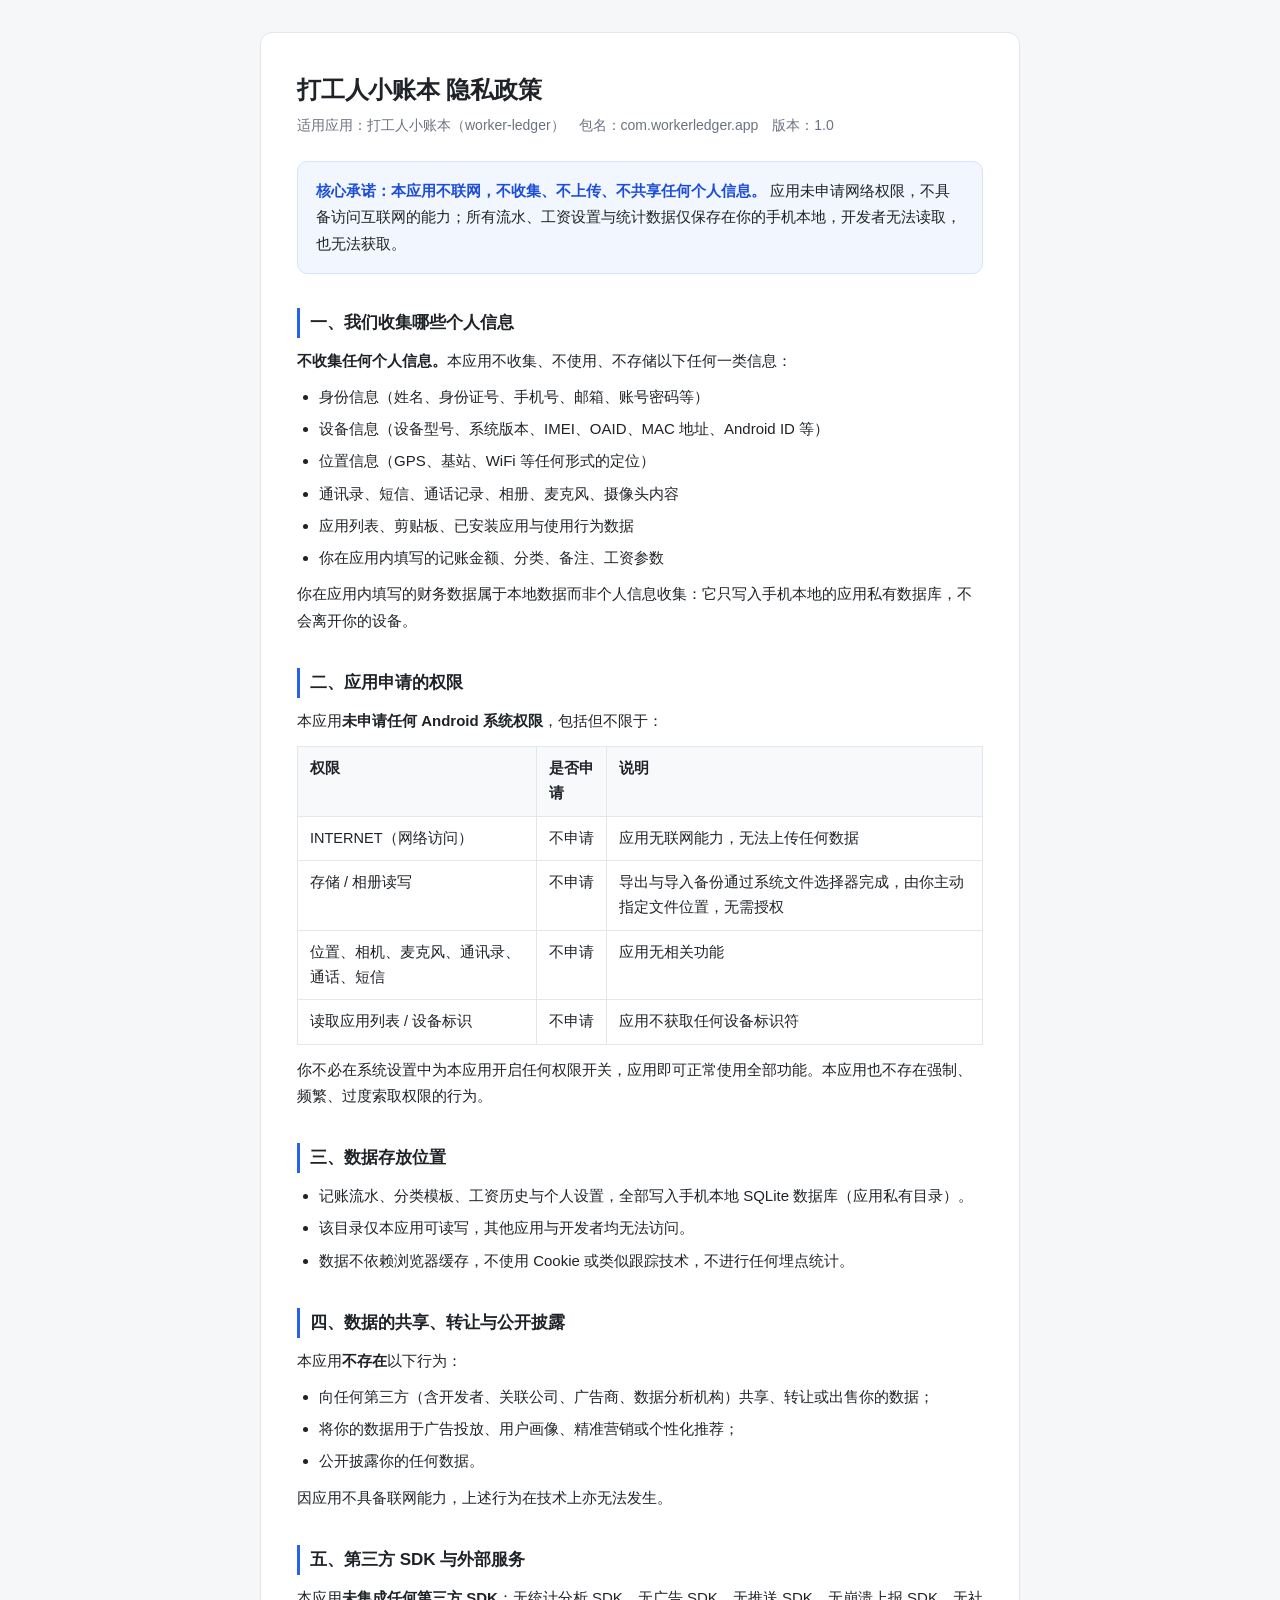
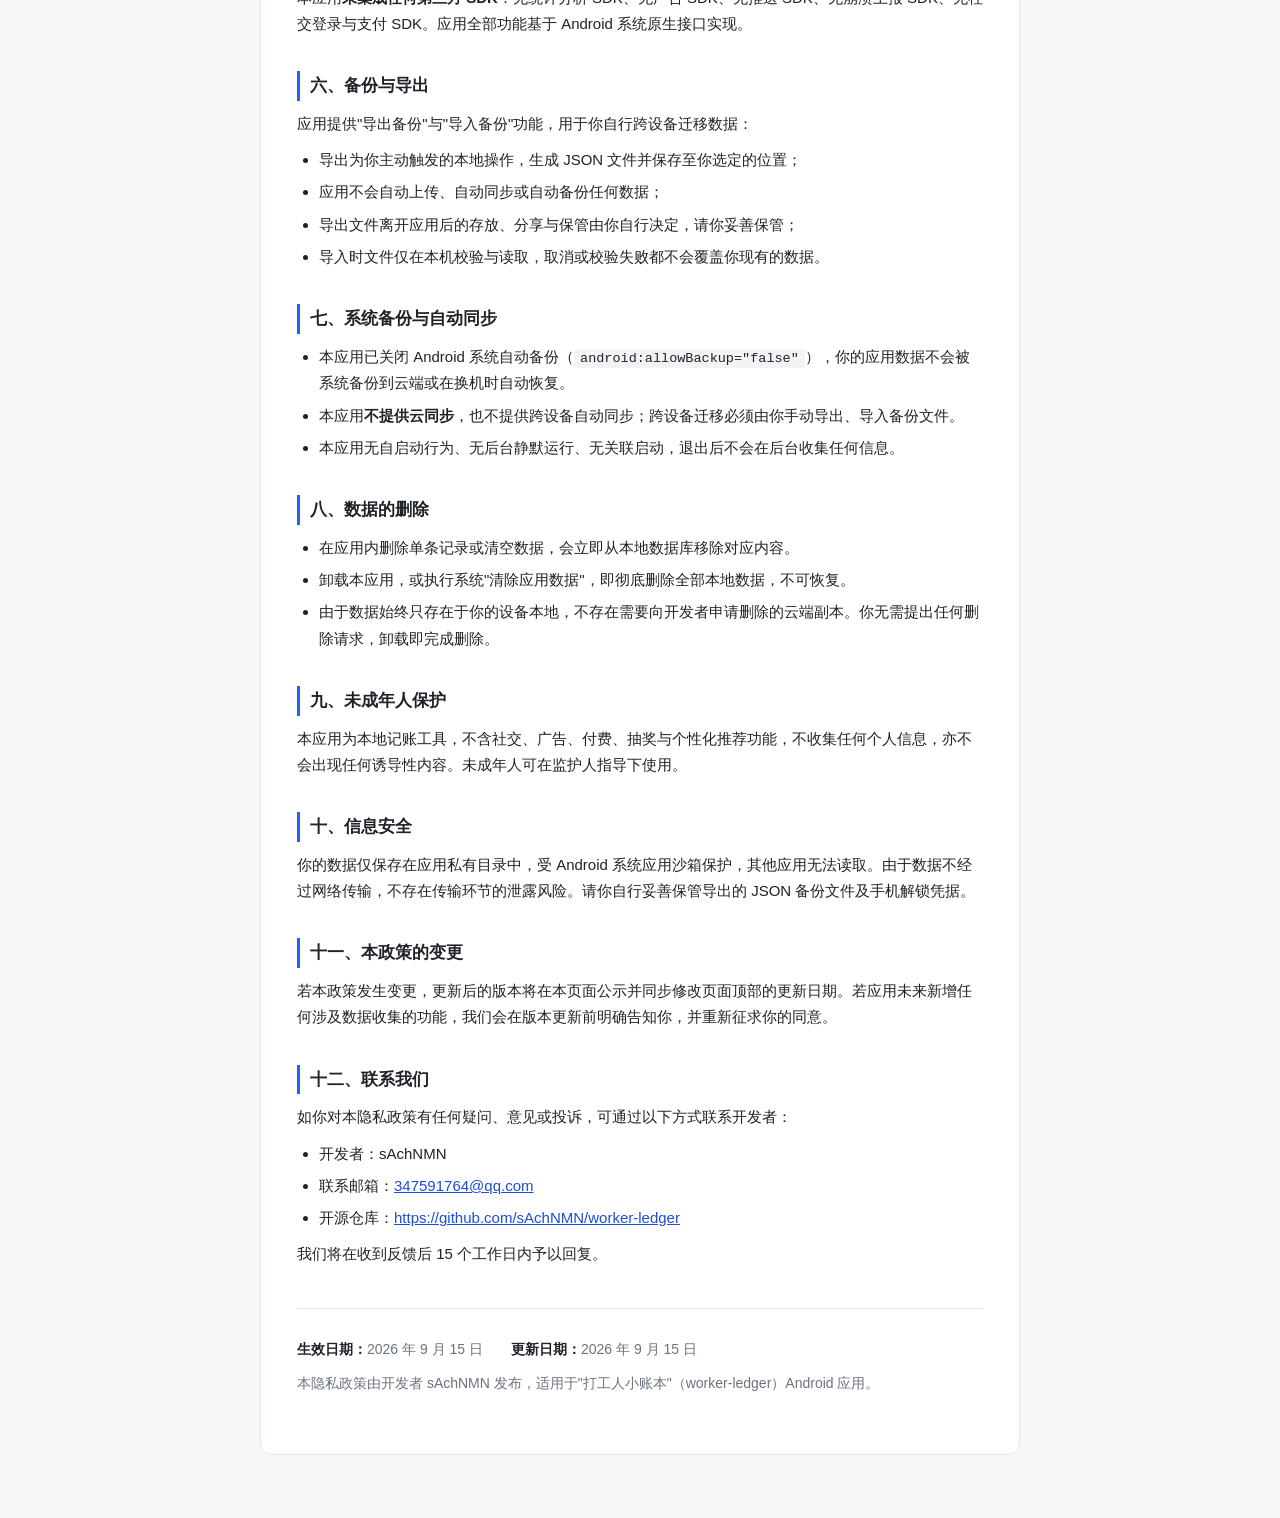
<file: docs/index.html>
<!DOCTYPE html>
<html lang="zh-CN">
<head>
<meta charset="utf-8">
<meta name="viewport" content="width=device-width, initial-scale=1">
<title>打工人小账本 隐私政策</title>
<style>
  :root { color-scheme: light; }
  * { box-sizing: border-box; }
  body {
    margin: 0; padding: 32px 20px 64px;
    background: #f6f7f9; color: #1f2328;
    font-family: -apple-system, BlinkMacSystemFont, "Segoe UI", "PingFang SC", "Microsoft YaHei", "Hiragino Sans GB", sans-serif;
    font-size: 15px; line-height: 1.75;
    -webkit-text-size-adjust: 100%;
  }
  .wrap { max-width: 760px; margin: 0 auto; background: #fff; border: 1px solid #e3e6ea; border-radius: 12px; padding: 40px 36px 48px; }
  h1 { font-size: 24px; line-height: 1.4; margin: 0 0 6px; font-weight: 600; letter-spacing: -.2px; }
  .sub { color: #6b7280; font-size: 14px; margin: 0 0 24px; }
  h2 { font-size: 17px; margin: 34px 0 10px; font-weight: 600; padding-left: 10px; border-left: 3px solid #2563eb; }
  p { margin: 10px 0; }
  ul { margin: 10px 0; padding-left: 22px; }
  li { margin: 6px 0; }
  .lead { background: #f1f6ff; border: 1px solid #d6e4ff; border-radius: 10px; padding: 16px 18px; margin: 20px 0 8px; }
  .lead strong { color: #1d4ed8; }
  .meta { border-top: 1px solid #e3e6ea; margin-top: 40px; padding-top: 18px; color: #6b7280; font-size: 14px; }
  .meta b { color: #1f2328; font-weight: 600; }
  code { background: #f2f3f5; padding: 2px 6px; border-radius: 4px; font-size: 13.5px; font-family: ui-monospace, Consolas, monospace; }
  a { color: #1d4ed8; }
  table { width: 100%; border-collapse: collapse; margin: 12px 0; font-size: 14.5px; }
  th, td { border: 1px solid #e3e6ea; padding: 9px 12px; text-align: left; vertical-align: top; }
  th { background: #f8f9fb; font-weight: 600; }
  @media (max-width: 560px) {
    body { padding: 16px 12px 40px; font-size: 14.5px; }
    .wrap { padding: 26px 20px 32px; border-radius: 10px; }
    h1 { font-size: 20px; }
  }
</style>
</head>
<body>
<div class="wrap">

<h1>打工人小账本 隐私政策</h1>
<p class="sub">适用应用：打工人小账本（worker-ledger）　包名：com.workerledger.app　版本：1.0</p>

<div class="lead">
  <strong>核心承诺：本应用不联网，不收集、不上传、不共享任何个人信息。</strong>
  应用未申请网络权限，不具备访问互联网的能力；所有流水、工资设置与统计数据仅保存在你的手机本地，开发者无法读取，也无法获取。
</div>

<h2>一、我们收集哪些个人信息</h2>
<p><b>不收集任何个人信息。</b>本应用不收集、不使用、不存储以下任何一类信息：</p>
<ul>
  <li>身份信息（姓名、身份证号、手机号、邮箱、账号密码等）</li>
  <li>设备信息（设备型号、系统版本、IMEI、OAID、MAC 地址、Android ID 等）</li>
  <li>位置信息（GPS、基站、WiFi 等任何形式的定位）</li>
  <li>通讯录、短信、通话记录、相册、麦克风、摄像头内容</li>
  <li>应用列表、剪贴板、已安装应用与使用行为数据</li>
  <li>你在应用内填写的记账金额、分类、备注、工资参数</li>
</ul>
<p>你在应用内填写的财务数据属于本地数据而非个人信息收集：它只写入手机本地的应用私有数据库，不会离开你的设备。</p>

<h2>二、应用申请的权限</h2>
<p>本应用<b>未申请任何 Android 系统权限</b>，包括但不限于：</p>
<table>
  <tr><th>权限</th><th>是否申请</th><th>说明</th></tr>
  <tr><td>INTERNET（网络访问）</td><td>不申请</td><td>应用无联网能力，无法上传任何数据</td></tr>
  <tr><td>存储 / 相册读写</td><td>不申请</td><td>导出与导入备份通过系统文件选择器完成，由你主动指定文件位置，无需授权</td></tr>
  <tr><td>位置、相机、麦克风、通讯录、通话、短信</td><td>不申请</td><td>应用无相关功能</td></tr>
  <tr><td>读取应用列表 / 设备标识</td><td>不申请</td><td>应用不获取任何设备标识符</td></tr>
</table>
<p>你不必在系统设置中为本应用开启任何权限开关，应用即可正常使用全部功能。本应用也不存在强制、频繁、过度索取权限的行为。</p>

<h2>三、数据存放位置</h2>
<ul>
  <li>记账流水、分类模板、工资历史与个人设置，全部写入手机本地 SQLite 数据库（应用私有目录）。</li>
  <li>该目录仅本应用可读写，其他应用与开发者均无法访问。</li>
  <li>数据不依赖浏览器缓存，不使用 Cookie 或类似跟踪技术，不进行任何埋点统计。</li>
</ul>

<h2>四、数据的共享、转让与公开披露</h2>
<p>本应用<b>不存在</b>以下行为：</p>
<ul>
  <li>向任何第三方（含开发者、关联公司、广告商、数据分析机构）共享、转让或出售你的数据；</li>
  <li>将你的数据用于广告投放、用户画像、精准营销或个性化推荐；</li>
  <li>公开披露你的任何数据。</li>
</ul>
<p>因应用不具备联网能力，上述行为在技术上亦无法发生。</p>

<h2>五、第三方 SDK 与外部服务</h2>
<p>本应用<b>未集成任何第三方 SDK</b>：无统计分析 SDK、无广告 SDK、无推送 SDK、无崩溃上报 SDK、无社交登录与支付 SDK。应用全部功能基于 Android 系统原生接口实现。</p>

<h2>六、备份与导出</h2>
<p>应用提供"导出备份"与"导入备份"功能，用于你自行跨设备迁移数据：</p>
<ul>
  <li>导出为你主动触发的本地操作，生成 JSON 文件并保存至你选定的位置；</li>
  <li>应用不会自动上传、自动同步或自动备份任何数据；</li>
  <li>导出文件离开应用后的存放、分享与保管由你自行决定，请你妥善保管；</li>
  <li>导入时文件仅在本机校验与读取，取消或校验失败都不会覆盖你现有的数据。</li>
</ul>

<h2>七、系统备份与自动同步</h2>
<ul>
  <li>本应用已关闭 Android 系统自动备份（<code>android:allowBackup="false"</code>），你的应用数据不会被系统备份到云端或在换机时自动恢复。</li>
  <li>本应用<b>不提供云同步</b>，也不提供跨设备自动同步；跨设备迁移必须由你手动导出、导入备份文件。</li>
  <li>本应用无自启动行为、无后台静默运行、无关联启动，退出后不会在后台收集任何信息。</li>
</ul>

<h2>八、数据的删除</h2>
<ul>
  <li>在应用内删除单条记录或清空数据，会立即从本地数据库移除对应内容。</li>
  <li>卸载本应用，或执行系统"清除应用数据"，即彻底删除全部本地数据，不可恢复。</li>
  <li>由于数据始终只存在于你的设备本地，不存在需要向开发者申请删除的云端副本。你无需提出任何删除请求，卸载即完成删除。</li>
</ul>

<h2>九、未成年人保护</h2>
<p>本应用为本地记账工具，不含社交、广告、付费、抽奖与个性化推荐功能，不收集任何个人信息，亦不会出现任何诱导性内容。未成年人可在监护人指导下使用。</p>

<h2>十、信息安全</h2>
<p>你的数据仅保存在应用私有目录中，受 Android 系统应用沙箱保护，其他应用无法读取。由于数据不经过网络传输，不存在传输环节的泄露风险。请你自行妥善保管导出的 JSON 备份文件及手机解锁凭据。</p>

<h2>十一、本政策的变更</h2>
<p>若本政策发生变更，更新后的版本将在本页面公示并同步修改页面顶部的更新日期。若应用未来新增任何涉及数据收集的功能，我们会在版本更新前明确告知你，并重新征求你的同意。</p>

<h2>十二、联系我们</h2>
<p>如你对本隐私政策有任何疑问、意见或投诉，可通过以下方式联系开发者：</p>
<ul>
  <li>开发者：sAchNMN</li>
  <li>联系邮箱：<a href="mailto:347591764@qq.com">347591764@qq.com</a></li>
  <li>开源仓库：<a href="https://github.com/sAchNMN/worker-ledger" rel="noopener">https://github.com/sAchNMN/worker-ledger</a></li>
</ul>
<p>我们将在收到反馈后 15 个工作日内予以回复。</p>

<div class="meta">
  <p><b>生效日期：</b>2026 年 9 月 15 日　　<b>更新日期：</b>2026 年 9 月 15 日</p>
  <p>本隐私政策由开发者 sAchNMN 发布，适用于"打工人小账本"（worker-ledger）Android 应用。</p>
</div>

</div>
</body>
</html>
</file>
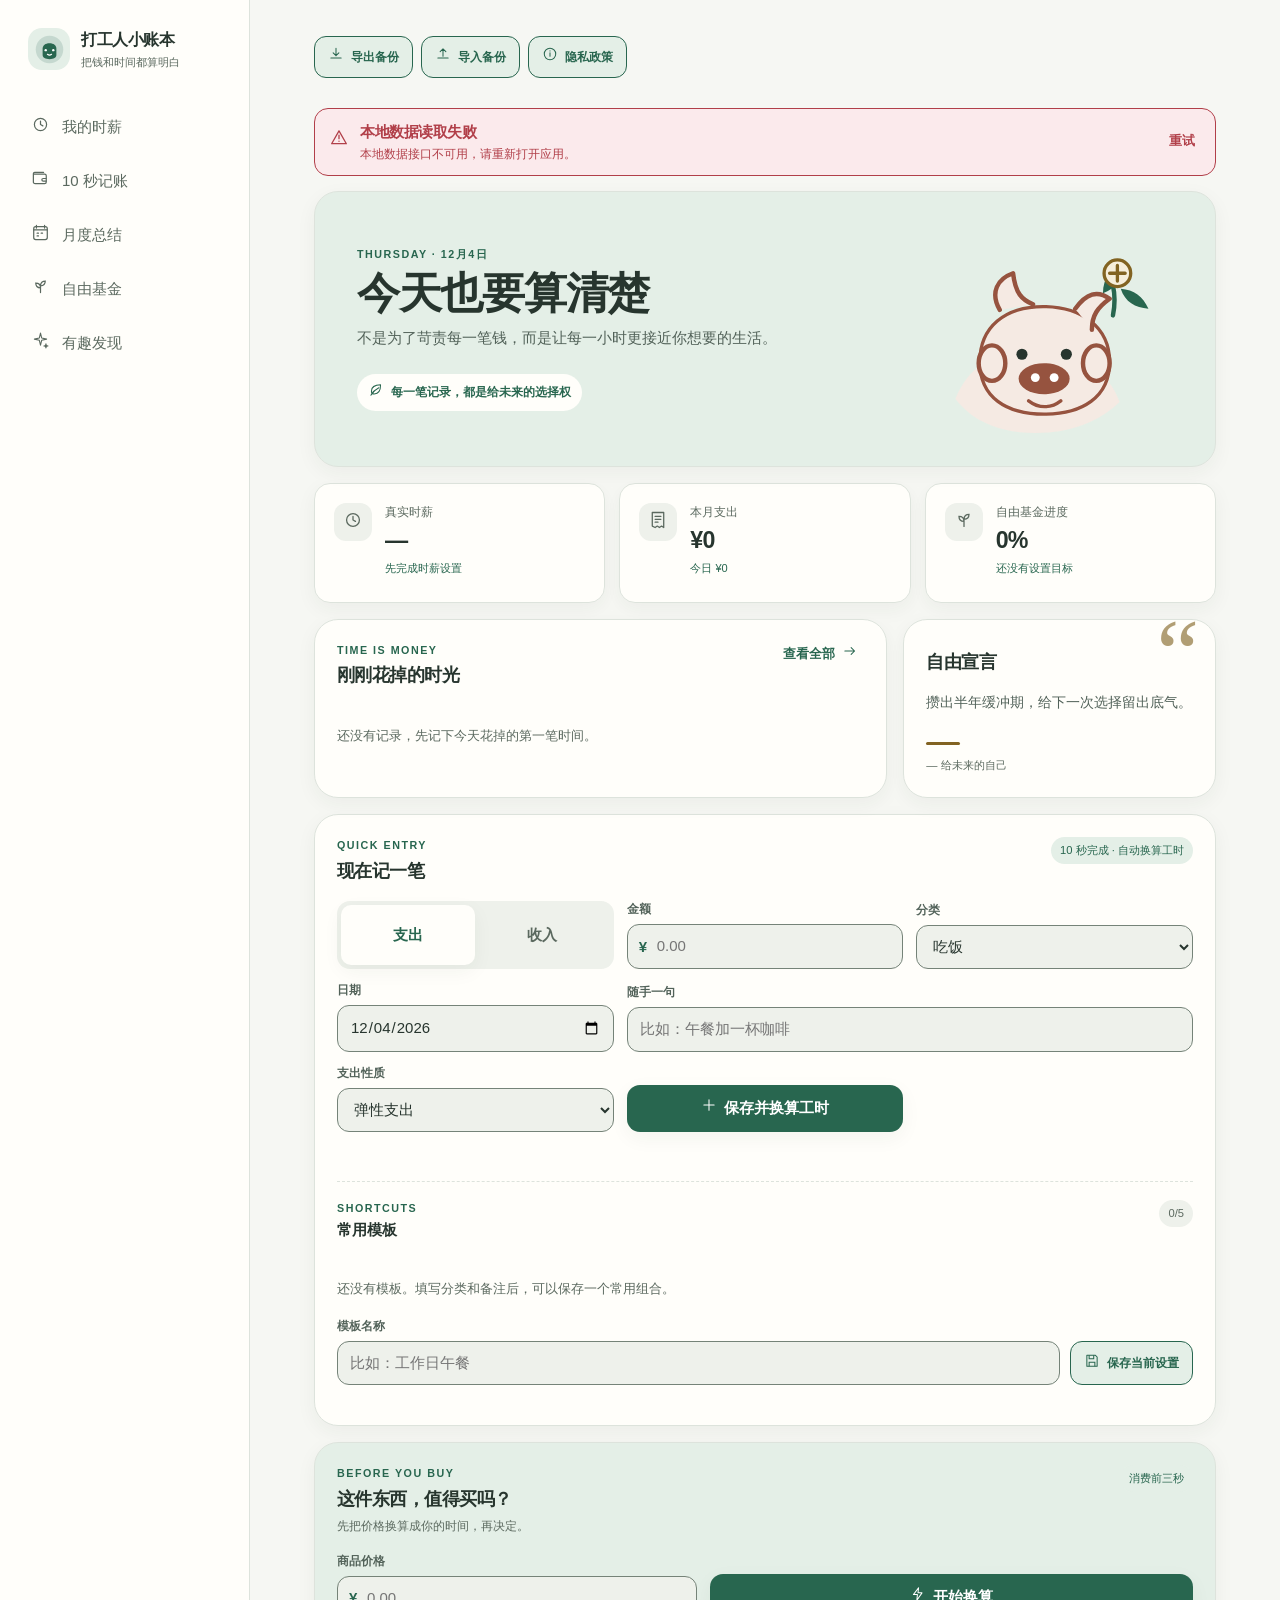
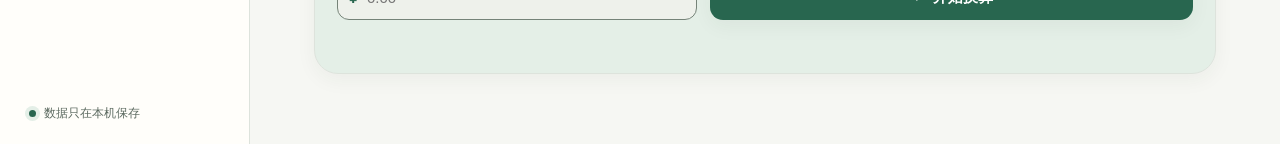
<file: app/src/main/assets/index.html>
<!doctype html>
<html lang="zh-CN">
<head>
    <meta charset="utf-8">
    <meta name="viewport" content="width=device-width, initial-scale=1, viewport-fit=cover">
    <meta name="color-scheme" content="dark light">
    <meta name="theme-color" media="(prefers-color-scheme: light)" content="#F6F7F3">
    <meta name="theme-color" media="(prefers-color-scheme: dark)" content="#181D1B">
    <title>打工人小账本</title>
    <link rel="stylesheet" href="styles.css">
</head>
<body>
<div class="app-shell">
    <aside id="desktop-sidebar" class="desktop-sidebar">
        <div class="brand-lockup">
            <div class="brand-mark" aria-hidden="true">
                <svg viewBox="0 0 48 48" role="img"><path d="M24 4a20 20 0 1 0 0 40 20 20 0 0 0 0-40Z" fill="var(--primary)" opacity=".16"/><path d="M14 23c0-5 4-8 10-8s10 3 10 8v9c0 4-4 6-10 6s-10-2-10-6v-9Z" fill="var(--primary)"/><circle cx="18.5" cy="25" r="1.7" fill="var(--on-primary)"/><circle cx="29.5" cy="25" r="1.7" fill="var(--on-primary)"/><path d="M21 31c2 1.5 4 1.5 6 0" fill="none" stroke="var(--on-primary)" stroke-width="1.7" stroke-linecap="round"/></svg>
            </div>
            <div><strong>打工人小账本</strong><span>把钱和时间都算明白</span></div>
        </div>
        <nav class="side-nav" aria-label="主导航">
            <button class="nav-button" data-view="hourly"><span data-icon="clock"></span><span>我的时薪</span></button>
            <button class="nav-button" data-view="ledger"><span data-icon="wallet"></span><span>10 秒记账</span></button>
            <button class="nav-button" data-view="monthly"><span data-icon="calendar"></span><span>月度总结</span></button>
            <button class="nav-button" data-view="fund"><span data-icon="seed"></span><span>自由基金</span></button>
            <button class="nav-button" data-view="discover"><span data-icon="spark"></span><span>有趣发现</span></button>
        </nav>
        <div class="sidebar-footnote">
            <span class="status-dot"></span>
            <span>数据只在本机保存</span>
        </div>
    </aside>

    <main class="main-area">
        <header class="topbar">
            <div class="topbar-actions">
                <button class="soft-button" id="export-button"><span data-icon="download"></span>导出备份</button>
                <button class="soft-button" id="import-button"><span data-icon="upload"></span>导入备份</button>
                <button class="soft-button" id="privacy-button"><span data-icon="info"></span>隐私政策</button>
            </div>
        </header>

        <div id="error-card" class="notice error-card hidden" role="alert">
            <span data-icon="alert"></span>
            <div><strong>本地数据读取失败</strong><p id="error-message">请检查后重试，当前页面仍然可以查看。</p></div>
            <button class="text-button" id="retry-button">重试</button>
        </div>
        <div id="global-toast" class="toast" role="status" aria-live="polite"></div>

        <section id="view-dashboard" class="view active" aria-labelledby="dashboard-title">
            <div class="hero-card">
                <div class="hero-copy">
                    <p class="eyebrow">THURSDAY · <span id="today-label">今天</span></p>
                    <h2 id="dashboard-title">今天也要算清楚</h2>
                    <p>不是为了苛责每一笔钱，而是让每一小时更接近你想要的生活。</p>
                    <div class="hero-chip"><span data-icon="leaf"></span>每一笔记录，都是给未来的选择权</div>
                </div>
                <div class="pig-art" aria-label="小猪存钱罐托着硬币与嫩芽" role="img">
                    <svg class="pig-illustration" viewBox="0 0 250 180">
                        <path d="M51 137c12-29 34-42 66-43 38-2 71 14 82 46-19 18-44 28-76 28-31 0-56-10-72-31Z" fill="var(--expense-soft)"/>
                        <path d="M73 104c0-32 23-50 57-50s60 18 60 50c0 32-25 47-59 47s-58-15-58-47Z" fill="var(--expense-soft)" stroke="var(--expense)" stroke-width="3"/>
                        <path d="M91 57c-9-16-2-28 12-33 2 18 8 24 18 28M159 56c10-14 20-17 31-9-11 8-16 15-16 28" fill="var(--expense-soft)" stroke="var(--expense)" stroke-width="4" stroke-linecap="round" stroke-linejoin="round"/>
                        <ellipse cx="84" cy="105" rx="12" ry="16" fill="var(--expense-soft)" stroke="var(--expense)" stroke-width="4"/>
                        <ellipse cx="178" cy="105" rx="12" ry="16" fill="var(--expense-soft)" stroke="var(--expense)" stroke-width="4"/>
                        <circle cx="111" cy="97" r="5" fill="var(--text)"/><circle cx="151" cy="97" r="5" fill="var(--text)"/>
                        <ellipse cx="131" cy="119" rx="23" ry="14" fill="var(--expense)"/><circle cx="123" cy="118" r="4" fill="var(--on-danger)"/><circle cx="140" cy="118" r="4" fill="var(--on-danger)"/>
                        <path d="M117 139c9 7 20 7 29 0" fill="none" stroke="var(--expense)" stroke-width="3" stroke-linecap="round"/>
                        <path d="M184 42c0-14 8-23 19-27-1 13-6 22-19 27ZM200 38c12 1 20 7 25 18-12-1-21-6-25-18Z" fill="var(--primary)"/>
                        <path d="M193 62c2-10 2-18 0-27" stroke="var(--primary)" stroke-width="4" stroke-linecap="round"/>
                        <circle cx="197" cy="24" r="12" fill="var(--warning-soft)" stroke="var(--warning)" stroke-width="3"/>
                        <path d="M197 17v14M190 24h14" stroke="var(--warning)" stroke-width="3" stroke-linecap="round"/>
                    </svg>
                </div>
            </div>

            <div class="metric-grid">
                <article class="metric-card mint-tint"><div class="metric-icon"><span data-icon="clock"></span></div><div><span>真实时薪</span><strong id="dashboard-hourly">—</strong><small id="dashboard-hourly-note">先完成时薪设置</small></div></article>
                <article class="metric-card coral-tint"><div class="metric-icon"><span data-icon="receipt"></span></div><div><span>本月支出</span><strong id="dashboard-month-expense">¥0</strong><small id="dashboard-today-expense">今日 ¥0</small></div></article>
                <article class="metric-card yellow-tint"><div class="metric-icon"><span data-icon="seed"></span></div><div><span>自由基金进度</span><strong id="dashboard-fund-progress">0%</strong><small id="dashboard-fund-meta">还没有设置目标</small></div></article>
            </div>

            <div class="content-grid two-one">
                <article class="card recent-card">
                    <div class="section-heading"><div><p class="eyebrow">TIME IS MONEY</p><h3>刚刚花掉的时光</h3></div><button class="text-button" data-view="ledger">查看全部 <span data-icon="arrow"></span></button></div>
                    <div id="dashboard-recent-list" class="recent-list"></div>
                </article>
                <article class="card quote-card"><span class="quote-mark">“</span><h3>自由宣言</h3><p>攒出半年缓冲期，给下一次选择留出底气。</p><div class="quote-line"></div><small>— 给未来的自己</small></article>
            </div>

            <article class="card quick-card">
                <div class="section-heading"><div><p class="eyebrow">QUICK ENTRY</p><h3>现在记一笔</h3></div><span class="shortcut-hint">10 秒完成 · 自动换算工时</span></div>
                <form id="quick-form" class="entry-form">
                    <div class="segmented" role="group" aria-label="流水类型"><button type="button" class="segment active" data-kind="expense">支出</button><button type="button" class="segment" data-kind="income">收入</button></div>
                    <label class="field"><span>金额</span><div class="input-prefix"><b>¥</b><input id="quick-amount" type="number" min="0.01" step="0.01" inputmode="decimal" placeholder="0.00" required></div></label>
                    <label class="field"><span>分类</span><select id="quick-category"><option>吃饭</option><option>交通</option><option>购物</option><option>娱乐</option><option>房租</option><option>其他</option></select></label>
                    <label class="field"><span>日期</span><input id="quick-date" type="date" required></label>
                    <label class="field field-wide"><span>随手一句</span><input id="quick-note" type="text" maxlength="80" placeholder="比如：午餐加一杯咖啡"></label>
                    <label class="field expense-only"><span>支出性质</span><select id="quick-expense-type"><option value="flexible">弹性支出</option><option value="fixed">固定支出</option></select></label>
                    <button class="primary-button" id="quick-submit" type="submit"><span data-icon="plus"></span>保存并换算工时</button>
                    <p id="quick-form-status" class="form-status" role="status"></p>
                </form>
                <div class="template-panel">
                    <div class="section-heading"><div><p class="eyebrow">SHORTCUTS</p><h4>常用模板</h4></div><span id="template-count" class="pill">0/5</span></div>
                    <div id="quick-templates" class="template-list"></div>
                    <div class="template-save-row">
                        <label class="field"><span>模板名称</span><input id="template-name" type="text" maxlength="20" placeholder="比如：工作日午餐"></label>
                        <button class="soft-button" id="template-save" type="button"><span data-icon="save"></span>保存当前设置</button>
                    </div>
                    <p id="template-status" class="form-status" role="status"></p>
                </div>
            </article>

            <article class="card purchase-card">
                <div class="section-heading"><div><p class="eyebrow">BEFORE YOU BUY</p><h3>这件东西，值得买吗？</h3><p class="muted">先把价格换算成你的时间，再决定。</p></div><span class="shortcut-hint">消费前三秒</span></div>
                <form id="purchase-form" class="purchase-form">
                    <label class="field"><span>商品价格</span><div class="input-prefix"><b>¥</b><input id="purchase-amount" type="number" min="0.01" step="0.01" inputmode="decimal" placeholder="0.00" required></div></label>
                    <button class="primary-button" id="purchase-calculate" type="submit"><span data-icon="bolt"></span>开始换算</button>
                    <p id="purchase-form-status" class="form-status" role="status"></p>
                </form>
                <div id="purchase-result" class="purchase-result hidden" aria-live="polite">
                    <div class="purchase-stat purchase-time"><span>相当于工作</span><strong id="purchase-work-time">—</strong><small id="purchase-work-meta">按当前真实时薪计算</small></div>
                    <div class="purchase-stat"><span>占本月可支配结余</span><strong id="purchase-balance-share">—</strong><small id="purchase-balance-meta">—</small></div>
                    <div class="purchase-stat"><span>不买，基金缺口少</span><strong id="purchase-fund-gap">—</strong><small id="purchase-fund-meta">—</small></div>
                    <div class="purchase-actions"><button class="primary-button" id="purchase-record" type="button"><span data-icon="receipt"></span>记为支出</button><button class="soft-button" id="purchase-skip" type="button">先不买</button></div>
                </div>
            </article>
        </section>

        <section id="view-hourly" class="view" aria-labelledby="hourly-title">
            <div class="page-intro"><p class="eyebrow">YOUR REAL RATE</p><h2 id="hourly-title">我的时薪</h2><p>把工资换算成真实的一小时，别让“月薪”替你隐藏时间成本。</p></div>
            <div class="content-grid two-one">
                <article class="card"><div class="section-heading"><div><h3>输入你的工作现实</h3><p class="muted">所有数据只保存在这台手机里</p></div></div>
                    <form id="hourly-form" class="settings-form">
                        <label class="field"><span>综合到手月薪</span><div class="input-prefix"><b>¥</b><input id="hourly-salary" type="number" min="0" step="0.01" inputmode="decimal" required></div></label>
                        <label class="field"><span>工资生效月份</span><input id="hourly-effective-month" type="month" required></label>
                        <label class="field"><span>发薪月数</span><input id="hourly-pay-months" type="number" min="0.1" step="0.1" required></label>
                        <label class="field"><span>每月工作日</span><input id="hourly-workdays" type="number" min="0.25" step="0.25" required></label>
                        <label class="field"><span>每日在场时长（小时）</span><input id="hourly-onsite" type="number" min="0" step="0.25" required></label>
                        <label class="field"><span>每日往返通勤（小时）</span><input id="hourly-commute" type="number" min="0" step="0.25" required></label>
                        <label class="field"><span>每月加班（小时）</span><input id="hourly-overtime" type="number" min="0" step="0.5" required></label>
                        <label class="field field-wide"><span>每月工作成本</span><div class="input-prefix"><b>¥</b><input id="hourly-work-cost" type="number" min="0" step="0.01" inputmode="decimal" required></div></label>
                        <button class="primary-button" id="hourly-save" type="submit"><span data-icon="save"></span>保存时薪参数</button>
                        <p id="hourly-form-status" class="form-status" role="status"></p>
                    </form>
                </article>
                <article class="card rate-result-card"><p class="eyebrow">RESULT</p><span class="result-label">你的真实时薪</span><strong id="hourly-real">—</strong><p id="hourly-difference" class="result-note">填写参数后展开计算。</p><div class="formula-box"><div class="section-heading"><h3>公式展开</h3><button class="text-button" id="formula-toggle">收起</button></div><p id="hourly-formula" class="formula-text">等待输入时薪参数。</p></div><div class="mini-stat"><span>名义时薪</span><strong id="hourly-nominal">—</strong></div></article>
            </div>
        </section>

        <section id="view-ledger" class="view" aria-labelledby="ledger-title">
            <div class="page-intro"><p class="eyebrow">LEDGER</p><h2 id="ledger-title">10 秒记账</h2><p>不需要完美，只需要在钱离开时留下一个轻巧的痕迹。</p></div>
            <article class="card ledger-page-card"><form id="ledger-form" class="entry-form"><input id="ledger-id" type="hidden"><div class="segmented" role="group" aria-label="流水类型"><button type="button" class="segment active" data-kind="expense">支出</button><button type="button" class="segment" data-kind="income">收入</button></div><label class="field"><span>金额</span><div class="input-prefix"><b>¥</b><input id="ledger-amount" type="number" min="0.01" step="0.01" inputmode="decimal" required></div></label><label class="field"><span>分类</span><select id="ledger-category"><option>吃饭</option><option>交通</option><option>购物</option><option>娱乐</option><option>房租</option><option>其他</option></select></label><label class="field"><span>日期</span><input id="ledger-date" type="date" required></label><label class="field field-wide"><span>备注</span><input id="ledger-note" type="text" maxlength="80" placeholder="这笔钱去了哪里？"></label><label class="field expense-only"><span>支出性质</span><select id="ledger-expense-type"><option value="flexible">弹性支出</option><option value="fixed">固定支出</option></select></label><button class="primary-button" id="ledger-submit" type="submit"><span data-icon="plus"></span>记下这一笔</button><button class="soft-button hidden" id="ledger-cancel" type="button">取消编辑</button><p id="ledger-form-status" class="form-status" role="status"></p></form></article>
            <article class="card"><div class="section-heading"><div><p class="eyebrow">ALL ENTRIES</p><h3>全部流水</h3></div><span id="ledger-count" class="pill">0 笔</span></div><div id="ledger-list" class="ledger-list"></div></article>
        </section>

        <section id="view-monthly" class="view" aria-labelledby="monthly-title">
            <div class="page-intro page-intro-row"><div><p class="eyebrow">MONTHLY REVIEW</p><h2 id="monthly-title">月度总结</h2><p>工资、额外收入和支出，放在同一张桌面上看。</p></div><label class="month-picker"><span>查看月份</span><input id="month-picker" type="month"></label></div>
            <div class="summary-grid"><article class="summary-card income"><span>总收入</span><strong id="monthly-total-income">¥0</strong><small id="monthly-income-breakdown">工资 ¥0 · 额外收入 ¥0</small></article><article class="summary-card fixed"><span>固定支出</span><strong id="monthly-fixed-expense">¥0</strong><small>房租等不易改变的支出</small></article><article class="summary-card flexible"><span>弹性支出</span><strong id="monthly-flexible-expense">¥0</strong><small>可以观察和调整的支出</small></article><article class="summary-card balance"><span>月度结余</span><strong id="monthly-balance">¥0</strong><small id="monthly-balance-note">记账后更准确</small></article></div>
            <article class="card"><div class="section-heading"><div><p class="eyebrow">CATEGORY VIEW</p><h3>这个月的钱去了哪里</h3></div></div><div id="monthly-category-list" class="category-list"></div></article>
        </section>

        <section id="view-fund" class="view" aria-labelledby="fund-title">
            <div class="page-intro"><p class="eyebrow">FREEDOM FUND</p><h2 id="fund-title">自由基金</h2><p>给未来的自己留一块缓冲区，选择才不会被下一笔账单绑架。</p></div>
            <div class="content-grid two-one"><article class="card"><div class="section-heading"><div><h3>你的安全垫</h3><p class="muted">目标和余额会保存在本机</p></div></div><form id="fund-form" class="settings-form"><label class="field"><span>自由基金目标</span><div class="input-prefix"><b>¥</b><input id="fund-goal" type="number" min="0" step="0.01" inputmode="decimal" required></div></label><label class="field"><span>当前已存金额</span><div class="input-prefix"><b>¥</b><input id="fund-current" type="number" min="0" step="0.01" inputmode="decimal" required></div></label><button class="primary-button" type="submit"><span data-icon="save"></span>保存基金进度</button><p id="fund-form-status" class="form-status" role="status"></p></form><div class="fund-progress-block"><div class="progress-label"><span>完成进度</span><strong id="fund-progress-label">0%</strong></div><div class="progress-track"><span id="fund-progress-bar"></span></div><p id="fund-meta">还差 ¥0</p></div></article><article class="card chart-card"><div class="section-heading"><div><p class="eyebrow">SIX MONTH VIEW</p><h3>存款曲线</h3></div><span class="pill">按当前结余推演</span></div><svg id="fund-chart" class="fund-chart" viewBox="0 0 640 280" role="img" aria-label="未来六个月自由基金存款曲线"><g class="chart-grid"></g><polyline class="chart-line" points="0,250 100,250 200,250 300,250 400,250 500,250 600,250"></polyline><g class="chart-points"></g><g class="chart-labels"></g></svg><p id="fund-safety" class="chart-caption">暂无支出样本，暂时无法估算安全垫月数。</p></article></div>
        </section>

        <section id="view-discover" class="view" aria-labelledby="discover-title">
            <div class="page-intro"><p class="eyebrow">WHAT IF</p><h2 id="discover-title">有趣发现</h2><p>把“如果当时……”换成可以拖动、可以比较的数字。</p></div>
            <div class="scenario-grid"><article class="card scenario-card"><div class="scenario-icon mint-icon"><span data-icon="train"></span></div><p class="eyebrow">COMMUTE</p><h3>如果少通勤一点</h3><p>每天往返通勤时长</p><div class="scenario-control"><input id="scenario-commute" type="range" min="0" max="4" step="0.25" value="1"><output id="scenario-commute-value">1 小时</output></div><div class="scenario-result"><span>模拟真实时薪</span><strong id="scenario-commute-result">—</strong><small id="scenario-commute-baseline">基线 —</small><small id="scenario-commute-delta">变化 —</small></div></article><article class="card scenario-card"><div class="scenario-icon coral-icon"><span data-icon="bolt"></span></div><p class="eyebrow">OVERTIME</p><h3>如果少加一点班</h3><p>每月额外加班时长</p><div class="scenario-control"><input id="scenario-overtime" type="range" min="0" max="80" step="1" value="0"><output id="scenario-overtime-value">0 小时</output></div><div class="scenario-result"><span>模拟真实时薪</span><strong id="scenario-overtime-result">—</strong><small id="scenario-overtime-baseline">基线 —</small><small id="scenario-overtime-delta">变化 —</small></div></article><article class="card scenario-card"><div class="scenario-icon yellow-icon"><span data-icon="spark"></span></div><p class="eyebrow">RAISE</p><h3>如果涨薪一点点</h3><p>月薪上涨幅度</p><div class="scenario-control"><input id="scenario-raise" type="range" min="0" max="50" step="1" value="10"><output id="scenario-raise-value">10%</output></div><div class="scenario-result"><span>模拟真实时薪</span><strong id="scenario-raise-result">—</strong><small id="scenario-raise-baseline">基线 —</small><small id="scenario-raise-delta">变化 —</small></div></article></div>
            <article class="card scenario-explain"><span data-icon="info"></span><p>情景只影响模拟结果，不会修改你保存的时薪参数。加班情景按“没有额外加班费”估算，更接近时间成本的变化。</p></article>
        </section>
    </main>
</div>

<nav id="mobile-nav" class="mobile-nav" aria-label="移动端主导航">
    <button class="nav-button active" data-view="dashboard"><span data-icon="dashboard"></span><small>主页</small></button>
    <button class="nav-button" data-view="hourly"><span data-icon="clock"></span><small>时薪</small></button>
    <button class="nav-button" data-view="ledger"><span data-icon="wallet"></span><small>记账</small></button>
    <button class="nav-button" data-view="monthly"><span data-icon="calendar"></span><small>月结</small></button>
    <button class="nav-button" data-view="fund"><span data-icon="seed"></span><small>自由</small></button>
    <button class="nav-button" data-view="discover"><span data-icon="spark"></span><small>发现</small></button>
</nav>
<script src="calculator.js"></script>
<script src="ledger-semantics.js"></script>
<script src="app.js"></script>
</body>
</html>
</file>
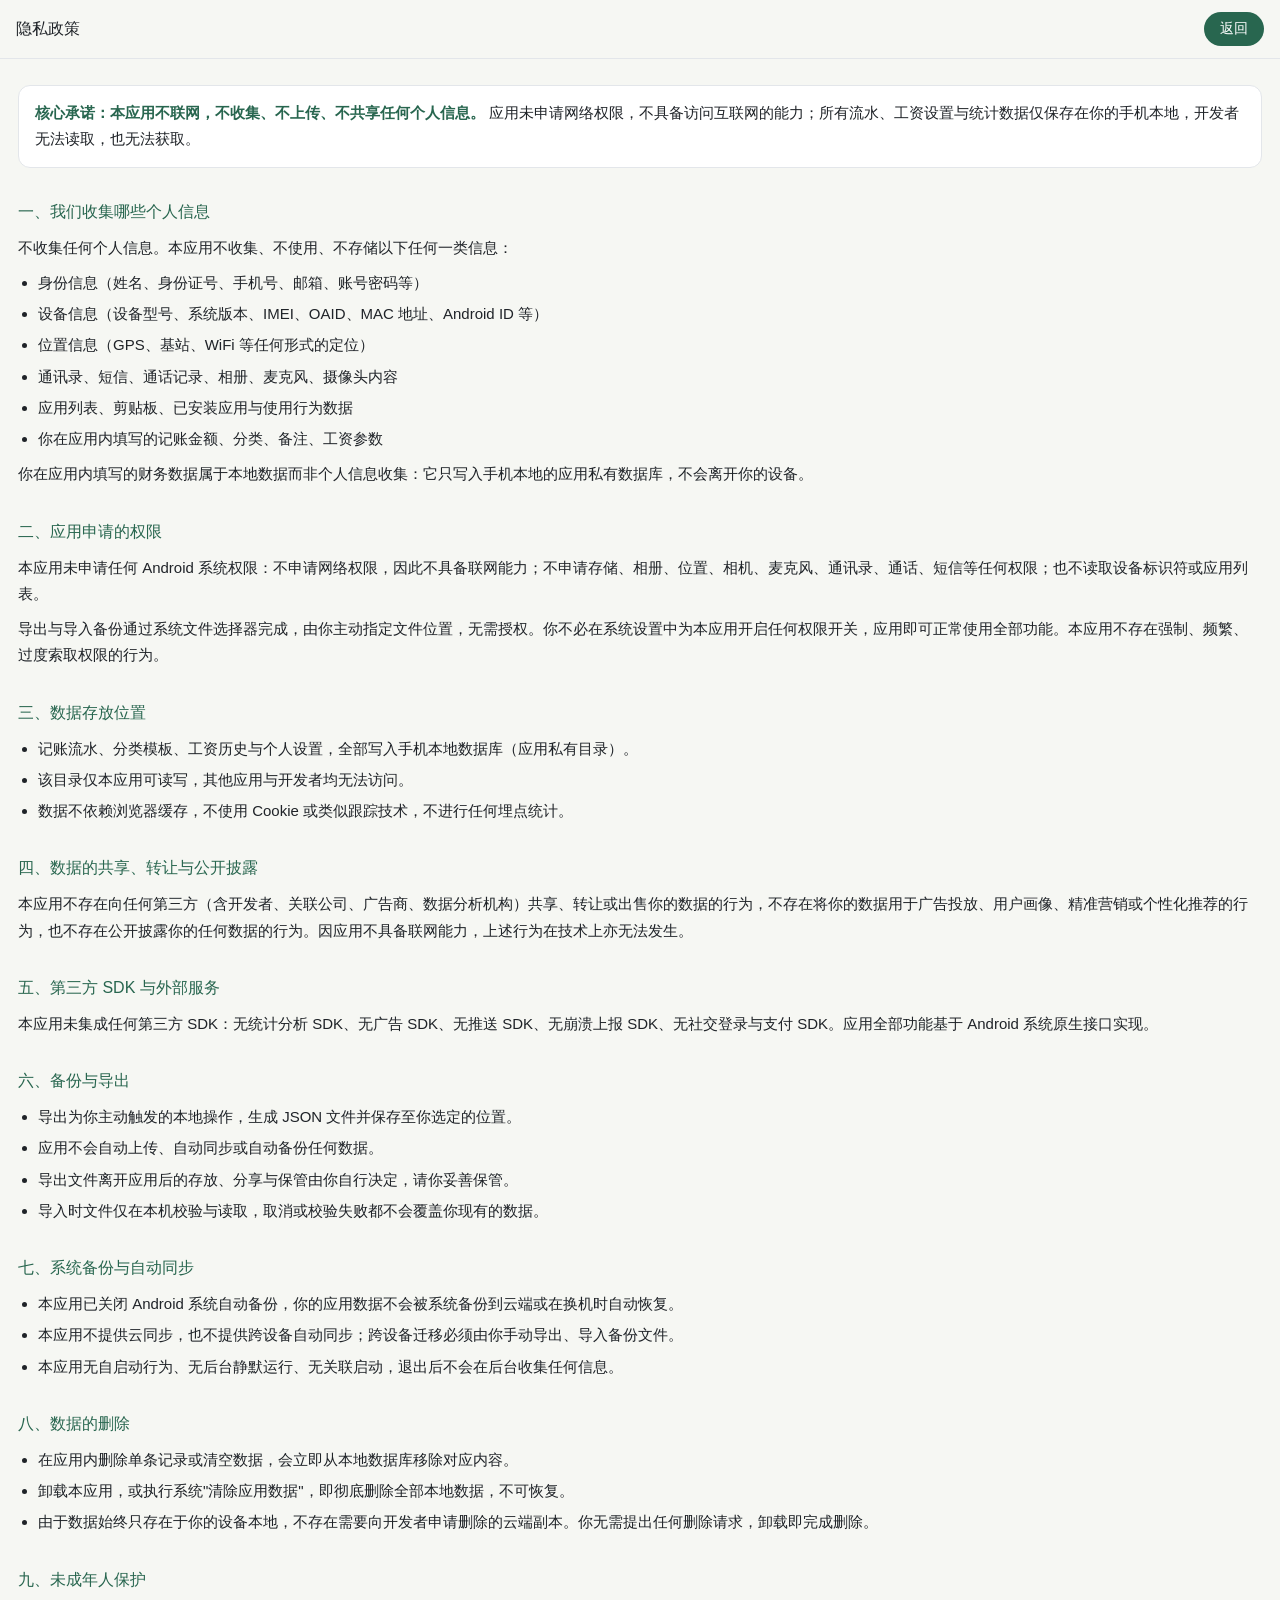
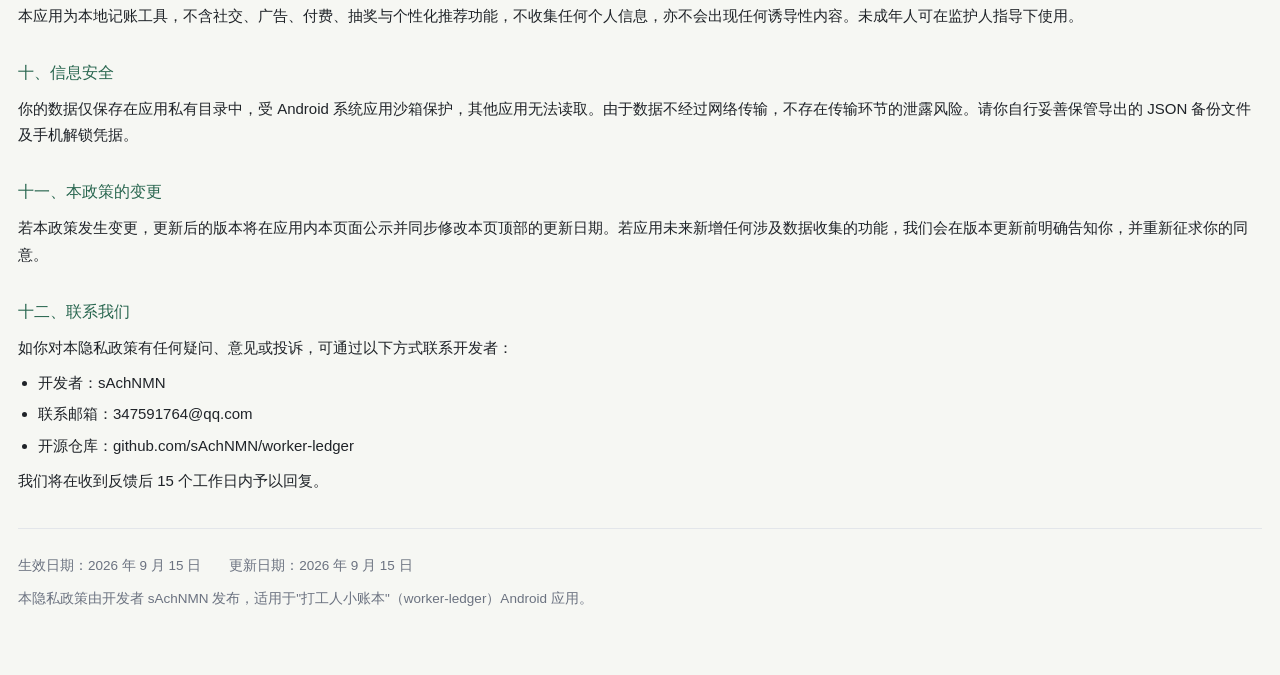
<file: app/src/main/assets/privacy.html>
<!DOCTYPE html>
<html lang="zh-CN">
<head>
<meta charset="utf-8">
<meta name="viewport" content="width=device-width, initial-scale=1, viewport-fit=cover">
<title>隐私政策</title>
<style>
  :root {
    color-scheme: light dark;
    --bg: #F6F7F3;
    --surface: #FFFFFF;
    --text: #1F2328;
    --muted: #6B7280;
    --mint: #28664F;
    --line: #E3E6EA;
  }
  @media (prefers-color-scheme: dark) {
    :root {
      --bg: #181D1B;
      --surface: #202623;
      --text: #E8EDEA;
      --muted: #9AA5A0;
      --mint: #8BC5A4;
      --line: #2E3633;
    }
  }
  * { box-sizing: border-box; -webkit-tap-highlight-color: transparent; }
  html, body { margin: 0; padding: 0; }
  body {
    background: var(--bg); color: var(--text);
    font-family: -apple-system, BlinkMacSystemFont, "Segoe UI", "PingFang SC", "Microsoft YaHei", "Hiragino Sans GB", sans-serif;
    font-size: 15px; line-height: 1.75;
    -webkit-text-size-adjust: 100%;
  }
  .bar {
    position: sticky; top: 0; z-index: 10;
    display: flex; align-items: center; justify-content: space-between;
    gap: 12px; padding: 12px 16px;
    background: var(--bg); border-bottom: 1px solid var(--line);
  }
  .bar h1 { font-size: 16px; font-weight: 500; margin: 0; }
  .back {
    display: inline-flex; align-items: center; gap: 6px;
    border: 0; border-radius: 999px; padding: 8px 16px;
    background: var(--mint); color: #fff;
    font-size: 14px; font-weight: 500; font-family: inherit;
    cursor: pointer;
  }
  @media (prefers-color-scheme: dark) { .back { color: #12211B; } }
  main { padding: 20px 18px 56px; }
  h2 { font-size: 16px; font-weight: 500; color: var(--mint); margin: 30px 0 8px; }
  h2:first-child { margin-top: 6px; }
  p { margin: 9px 0; }
  ul { margin: 9px 0; padding-left: 20px; }
  li { margin: 5px 0; }
  .lead {
    background: var(--surface); border: 1px solid var(--line);
    border-radius: 12px; padding: 14px 16px; margin: 6px 0 4px;
  }
  .lead strong { color: var(--mint); }
  .meta { border-top: 1px solid var(--line); margin-top: 34px; padding-top: 16px; color: var(--muted); font-size: 13.5px; }
  b { font-weight: 500; }
</style>
</head>
<body>

<div class="bar">
  <h1>隐私政策</h1>
  <button class="back" type="button" onclick="history.back()">返回</button>
</div>

<main>

<div class="lead">
  <strong>核心承诺：本应用不联网，不收集、不上传、不共享任何个人信息。</strong>
  应用未申请网络权限，不具备访问互联网的能力；所有流水、工资设置与统计数据仅保存在你的手机本地，开发者无法读取，也无法获取。
</div>

<h2>一、我们收集哪些个人信息</h2>
<p><b>不收集任何个人信息。</b>本应用不收集、不使用、不存储以下任何一类信息：</p>
<ul>
  <li>身份信息（姓名、身份证号、手机号、邮箱、账号密码等）</li>
  <li>设备信息（设备型号、系统版本、IMEI、OAID、MAC 地址、Android ID 等）</li>
  <li>位置信息（GPS、基站、WiFi 等任何形式的定位）</li>
  <li>通讯录、短信、通话记录、相册、麦克风、摄像头内容</li>
  <li>应用列表、剪贴板、已安装应用与使用行为数据</li>
  <li>你在应用内填写的记账金额、分类、备注、工资参数</li>
</ul>
<p>你在应用内填写的财务数据属于本地数据而非个人信息收集：它只写入手机本地的应用私有数据库，不会离开你的设备。</p>

<h2>二、应用申请的权限</h2>
<p>本应用<b>未申请任何 Android 系统权限</b>：不申请网络权限，因此不具备联网能力；不申请存储、相册、位置、相机、麦克风、通讯录、通话、短信等任何权限；也不读取设备标识符或应用列表。</p>
<p>导出与导入备份通过系统文件选择器完成，由你主动指定文件位置，无需授权。你不必在系统设置中为本应用开启任何权限开关，应用即可正常使用全部功能。本应用不存在强制、频繁、过度索取权限的行为。</p>

<h2>三、数据存放位置</h2>
<ul>
  <li>记账流水、分类模板、工资历史与个人设置，全部写入手机本地数据库（应用私有目录）。</li>
  <li>该目录仅本应用可读写，其他应用与开发者均无法访问。</li>
  <li>数据不依赖浏览器缓存，不使用 Cookie 或类似跟踪技术，不进行任何埋点统计。</li>
</ul>

<h2>四、数据的共享、转让与公开披露</h2>
<p>本应用<b>不存在</b>向任何第三方（含开发者、关联公司、广告商、数据分析机构）共享、转让或出售你的数据的行为，不存在将你的数据用于广告投放、用户画像、精准营销或个性化推荐的行为，也不存在公开披露你的任何数据的行为。因应用不具备联网能力，上述行为在技术上亦无法发生。</p>

<h2>五、第三方 SDK 与外部服务</h2>
<p>本应用<b>未集成任何第三方 SDK</b>：无统计分析 SDK、无广告 SDK、无推送 SDK、无崩溃上报 SDK、无社交登录与支付 SDK。应用全部功能基于 Android 系统原生接口实现。</p>

<h2>六、备份与导出</h2>
<ul>
  <li>导出为你主动触发的本地操作，生成 JSON 文件并保存至你选定的位置。</li>
  <li>应用不会自动上传、自动同步或自动备份任何数据。</li>
  <li>导出文件离开应用后的存放、分享与保管由你自行决定，请你妥善保管。</li>
  <li>导入时文件仅在本机校验与读取，取消或校验失败都不会覆盖你现有的数据。</li>
</ul>

<h2>七、系统备份与自动同步</h2>
<ul>
  <li>本应用已关闭 Android 系统自动备份，你的应用数据不会被系统备份到云端或在换机时自动恢复。</li>
  <li>本应用不提供云同步，也不提供跨设备自动同步；跨设备迁移必须由你手动导出、导入备份文件。</li>
  <li>本应用无自启动行为、无后台静默运行、无关联启动，退出后不会在后台收集任何信息。</li>
</ul>

<h2>八、数据的删除</h2>
<ul>
  <li>在应用内删除单条记录或清空数据，会立即从本地数据库移除对应内容。</li>
  <li>卸载本应用，或执行系统"清除应用数据"，即彻底删除全部本地数据，不可恢复。</li>
  <li>由于数据始终只存在于你的设备本地，不存在需要向开发者申请删除的云端副本。你无需提出任何删除请求，卸载即完成删除。</li>
</ul>

<h2>九、未成年人保护</h2>
<p>本应用为本地记账工具，不含社交、广告、付费、抽奖与个性化推荐功能，不收集任何个人信息，亦不会出现任何诱导性内容。未成年人可在监护人指导下使用。</p>

<h2>十、信息安全</h2>
<p>你的数据仅保存在应用私有目录中，受 Android 系统应用沙箱保护，其他应用无法读取。由于数据不经过网络传输，不存在传输环节的泄露风险。请你自行妥善保管导出的 JSON 备份文件及手机解锁凭据。</p>

<h2>十一、本政策的变更</h2>
<p>若本政策发生变更，更新后的版本将在应用内本页面公示并同步修改本页顶部的更新日期。若应用未来新增任何涉及数据收集的功能，我们会在版本更新前明确告知你，并重新征求你的同意。</p>

<h2>十二、联系我们</h2>
<p>如你对本隐私政策有任何疑问、意见或投诉，可通过以下方式联系开发者：</p>
<ul>
  <li>开发者：sAchNMN</li>
  <li>联系邮箱：347591764@qq.com</li>
  <li>开源仓库：github.com/sAchNMN/worker-ledger</li>
</ul>
<p>我们将在收到反馈后 15 个工作日内予以回复。</p>

<div class="meta">
  <p><b>生效日期：</b>2026 年 9 月 15 日　　<b>更新日期：</b>2026 年 9 月 15 日</p>
  <p>本隐私政策由开发者 sAchNMN 发布，适用于"打工人小账本"（worker-ledger）Android 应用。</p>
</div>

</main>
</body>
</html>
</file>
<file: app/src/main/assets/styles.css>
:root {
    color-scheme: light;
    --bg: #F6F7F3;
    --surface: #FFFEFA;
    --raised: #FFFFFF;
    --inset: #EEF1EB;
    --line: #DDE3DC;
    --control: #758378;
    --text: #27352E;
    --secondary: #526259;
    --muted: #5B695F;
    --primary: #28664F;
    --primary-hover: #205640;
    --primary-pressed: #194633;
    --on-primary: #FFFFFF;
    --primary-soft: #E4EFE7;
    --expense: #96533F;
    --expense-soft: #F5EAE3;
    --warning: #826322;
    --warning-soft: #F6EEDB;
    --danger: #B13F49;
    --danger-hover: #99323C;
    --danger-pressed: #812A34;
    --on-danger: #FFFFFF;
    --danger-soft: #FBEAEC;
    --info: #446A85;
    --info-soft: #E8EFF4;
    --disabled-bg: #E6EAE3;
    --disabled-text: #758075;
    --overlay: rgba(24, 29, 27, .38);
    --shadow: 0 6px 20px rgba(39, 53, 46, .05);
    --radius-lg: 24px;
    --radius-md: 16px;
}

* { box-sizing: border-box; }
html { min-height: 100%; background: var(--bg); }
body { margin: 0; min-width: 320px; color: var(--text); background: var(--bg); font-family: "Trebuchet MS", "PingFang SC", "Microsoft YaHei", sans-serif; font-size: 15px; line-height: 1.5; }
button, input, select { font: inherit; }
button { cursor: pointer; }
h1, h2, h3, p { margin: 0; }
h1, h2, h3, strong { letter-spacing: -.03em; }
h1 { font-size: clamp(1.6rem, 3vw, 2.15rem); }
h2 { font-size: clamp(1.8rem, 4vw, 2.7rem); line-height: 1.1; }
h3 { font-size: 1.15rem; }

.app-shell { display: flex; min-height: 100vh; }
.desktop-sidebar { width: 250px; flex: 0 0 250px; padding: 28px 18px 22px; display: flex; flex-direction: column; gap: 34px; border-right: 1px solid var(--line); background: var(--surface); }
.brand-lockup { display: flex; align-items: center; gap: 11px; padding: 0 10px; }
.brand-mark { display: grid; width: 42px; height: 42px; place-items: center; color: var(--primary); background: var(--primary-soft); border-radius: 14px; }
.brand-mark svg { width: 33px; height: 33px; }
.brand-lockup strong, .brand-lockup span { display: block; }
.brand-lockup strong { font-size: 1rem; }
.brand-lockup span { color: var(--muted); font-size: .69rem; margin-top: 2px; }
.side-nav { display: grid; gap: 8px; }
.nav-button { border: 0; color: var(--muted); background: transparent; border-radius: 14px; display: flex; align-items: center; gap: 12px; min-height: 46px; padding: 10px 13px; text-align: left; transition: .2s ease; }
.nav-button:hover { color: var(--primary); background: var(--primary-soft); }
.nav-button.active { color: var(--primary); background: var(--primary-soft); font-weight: 700; box-shadow: inset 3px 0 0 var(--primary); }
.nav-button svg { width: 19px; height: 19px; flex: 0 0 19px; }
.sidebar-footnote { margin-top: auto; display: flex; align-items: center; gap: 8px; color: var(--muted); padding: 0 11px; font-size: .72rem; }
.status-dot { width: 7px; height: 7px; background: var(--primary); border-radius: 50%; box-shadow: 0 0 0 4px var(--primary-soft); }
.main-area { min-width: 0; width: 100%; max-width: 1450px; margin: 0 auto; padding: 36px clamp(22px, 5vw, 70px) 70px; }
.topbar { display: flex; align-items: center; justify-content: space-between; gap: 20px; margin-bottom: 30px; }
.eyebrow { color: var(--primary); font-size: .67rem; font-weight: 800; letter-spacing: .14em; text-transform: uppercase; }
.topbar-actions { display: flex; align-items: center; gap: 8px; }
.soft-button, .primary-button, .text-button { display: inline-flex; align-items: center; justify-content: center; gap: 7px; border: 0; transition: .2s ease; }
.soft-button:hover { color: var(--on-primary); background: var(--primary); transform: translateY(-1px); }
.soft-button { min-height: 40px; padding: 9px 13px; color: var(--primary); border: 1px solid var(--primary); border-radius: 12px; background: var(--primary-soft); font-size: .78rem; font-weight: 700; }
.soft-button svg, .primary-button svg, .text-button svg { width: 16px; height: 16px; }
.primary-button { min-height: 46px; padding: 11px 17px; color: var(--on-primary); border: 1px solid transparent; border-radius: 13px; background: var(--primary); box-shadow: var(--shadow); font-weight: 800; }
.primary-button:hover { transform: translateY(-1px); background: var(--primary-hover); }
.primary-button:active { transform: translateY(0); background: var(--primary-pressed); }
.text-button { color: var(--primary); background: transparent; font-size: .79rem; font-weight: 800; }
.text-button:hover { color: var(--danger); }
.pill, .shortcut-hint { display: inline-flex; align-items: center; color: var(--muted); background: var(--inset); border-radius: 99px; padding: 5px 9px; font-size: .7rem; }
.shortcut-hint { background: var(--primary-soft); color: var(--primary); }

.view { display: none; animation: fade-up .24s ease both; }
.view.active { display: block; }
@keyframes fade-up { from { opacity: 0; transform: translateY(5px); } to { opacity: 1; transform: translateY(0); } }
.hero-card { min-height: 260px; position: relative; overflow: hidden; display: flex; align-items: center; justify-content: space-between; gap: 20px; padding: 34px 42px; border: 1px solid var(--line); border-radius: var(--radius-lg); background: var(--primary-soft); box-shadow: var(--shadow); }
.hero-copy { position: relative; z-index: 1; max-width: 510px; }
.hero-copy h2 { margin: 7px 0 10px; }
.hero-copy p:not(.eyebrow) { color: var(--secondary); max-width: 440px; }
.hero-chip { display: inline-flex; align-items: center; gap: 7px; margin-top: 24px; padding: 8px 11px; color: var(--primary); background: var(--surface); border-radius: 99px; font-size: .74rem; font-weight: 700; }
.hero-chip svg { width: 16px; height: 16px; }
.pig-art { width: 34%; max-width: 320px; min-width: 210px; transform: translate(1%, 10%); }
.pig-illustration { width: 100%; height: auto; }
.metric-grid { display: grid; grid-template-columns: repeat(3, 1fr); gap: 14px; margin: 16px 0; }
.metric-card { display: flex; align-items: flex-start; gap: 13px; min-height: 120px; padding: 19px; border: 1px solid transparent; border-radius: var(--radius-md); box-shadow: var(--shadow); }
.mint-tint, .coral-tint, .yellow-tint { background: var(--surface); border-color: var(--line); }
.metric-icon, .scenario-icon { display: grid; flex: 0 0 38px; width: 38px; height: 38px; place-items: center; border-radius: 12px; background: var(--inset); }
.metric-icon svg, .scenario-icon svg { width: 20px; height: 20px; }
.metric-card span:not(.metric-icon), .metric-card small { display: block; color: var(--muted); font-size: .75rem; }.metric-card strong { display: block; margin: 2px 0; color: var(--text); font-size: 1.45rem; }.metric-card small { color: var(--primary); font-size: .69rem; }
.content-grid { display: grid; gap: 16px; }.two-one { grid-template-columns: minmax(0, 1.65fr) minmax(240px, .9fr); }
.card { padding: 22px; border: 1px solid var(--line); border-radius: var(--radius-lg); background: var(--surface); box-shadow: var(--shadow); }
.section-heading { display: flex; align-items: flex-start; justify-content: space-between; gap: 14px; margin-bottom: 17px; }.section-heading h3 { margin-top: 3px; }.muted { color: var(--muted); font-size: .77rem; margin-top: 5px; }
.recent-list, .ledger-list, .category-list { display: grid; gap: 9px; }
.recent-empty, .list-empty { color: var(--muted); padding: 20px 0 7px; font-size: .84rem; }
.recent-item, .ledger-item, .category-row { display: flex; align-items: center; gap: 12px; padding: 11px 0; border-bottom: 1px dashed var(--line); }.recent-item:last-child, .ledger-item:last-child, .category-row:last-child { border-bottom: 0; }
.entry-badge { display: grid; flex: 0 0 35px; width: 35px; height: 35px; place-items: center; color: var(--primary); border-radius: 12px; background: var(--primary-soft); }.entry-badge.expense { color: var(--expense); background: var(--expense-soft); }.entry-badge svg { width: 17px; height: 17px; }
.entry-main { min-width: 0; flex: 1; }.entry-main strong, .entry-main span { display: block; }.entry-main strong { overflow: hidden; text-overflow: ellipsis; white-space: nowrap; font-size: .86rem; }.entry-main span { color: var(--muted); font-size: .7rem; }.entry-amount { text-align: right; }.entry-amount strong { display: block; color: var(--text); font-size: .85rem; }.entry-amount span { color: var(--expense); font-size: .68rem; }.entry-amount.income strong { color: var(--primary); }
.quote-card { position: relative; overflow: hidden; background: var(--surface); border-color: var(--line); }.quote-mark { position: absolute; top: -15px; right: 16px; color: var(--warning); font: 6rem/1 Georgia, serif; opacity: .62; }.quote-card h3, .quote-card p, .quote-card .quote-line, .quote-card small { position: relative; }.quote-card h3 { margin: 6px 0 14px; }.quote-card p { color: var(--secondary); font-size: .88rem; line-height: 1.8; }.quote-line { width: 34px; height: 3px; margin: 27px 0 8px; background: var(--warning); border-radius: 99px; }.quote-card small { color: var(--muted); font-size: .7rem; }
.quick-card { margin-top: 16px; }.entry-form, .settings-form { display: grid; grid-template-columns: repeat(3, minmax(0, 1fr)); gap: 13px; align-items: end; }.field { display: grid; gap: 6px; }.field > span, .month-picker > span { color: var(--secondary); font-size: .72rem; font-weight: 700; }.field-wide { grid-column: span 2; }.field input, .field select, .month-picker input { width: 100%; min-height: 44px; padding: 10px 12px; color: var(--text); border: 1px solid var(--control); border-radius: 12px; outline: 0; background: var(--inset); color-scheme: inherit; }.field input:focus, .field select:focus, .month-picker input:focus { border-color: var(--primary); box-shadow: 0 0 0 3px var(--primary-soft); }.input-prefix { position: relative; }.input-prefix b { position: absolute; top: 50%; left: 12px; transform: translateY(-50%); color: var(--primary); }.input-prefix input { padding-left: 29px; }.segmented { display: flex; align-self: stretch; padding: 4px; border-radius: 13px; background: var(--inset); }.segment { flex: 1; border: 0; color: var(--muted); border-radius: 10px; background: transparent; font-weight: 700; }.segment.active { color: var(--primary); background: var(--surface); box-shadow: var(--shadow); }.form-status { min-height: 18px; grid-column: 1 / -1; color: var(--danger); font-size: .74rem; }.form-status.success { color: var(--primary); }
.purchase-card { margin-top: 16px; background: var(--primary-soft); border-color: var(--line); }.purchase-form { display: grid; grid-template-columns: minmax(0, 360px) auto; gap: 13px; align-items: end; }.purchase-form .form-status { grid-column: 1 / -1; }.purchase-result { display: grid; grid-template-columns: repeat(3, 1fr); gap: 12px; margin-top: 18px; padding-top: 18px; border-top: 1px dashed var(--line); }.purchase-stat { min-width: 0; padding: 14px; border-radius: 14px; background: var(--surface); }.purchase-stat > span, .purchase-stat > small { display: block; color: var(--muted); font-size: .72rem; }.purchase-stat > strong { display: block; margin: 5px 0 3px; color: var(--primary); font-size: 1.35rem; }.purchase-stat > small { font-size: .66rem; line-height: 1.5; }.purchase-time > strong { color: var(--expense); }.purchase-actions { display: flex; grid-column: 1 / -1; justify-content: flex-end; gap: 9px; margin-top: 2px; }.purchase-actions .soft-button { background: var(--primary-soft); }
.notice { display: flex; align-items: center; gap: 11px; margin-bottom: 15px; padding: 12px 14px; border-radius: 14px; }.notice svg { width: 20px; height: 20px; flex: 0 0 20px; }.error-card { color: var(--danger); border: 1px solid var(--danger); background: var(--danger-soft); }.error-card p { margin-top: 2px; font-size: .73rem; }.error-card .text-button { margin-left: auto; color: var(--danger); }.toast { position: fixed; z-index: 20; left: 50%; bottom: 24px; max-width: min(390px, calc(100vw - 34px)); padding: 12px 15px; color: var(--text); border: 1px solid var(--line); border-radius: 13px; background: var(--raised); box-shadow: var(--shadow); transform: translate(-50%, 25px); opacity: 0; pointer-events: none; transition: .25s ease; font-size: .78rem; }.toast.error { color: var(--danger); }.toast.show { opacity: 1; transform: translate(-50%, 0); }.hidden { display: none !important; }
.page-intro { margin: 12px 0 25px; }.page-intro h2 { margin: 5px 0 10px; }.page-intro > p:last-child { color: var(--muted); max-width: 610px; }.page-intro-row { display: flex; align-items: end; justify-content: space-between; gap: 20px; }.month-picker { display: grid; gap: 5px; min-width: 150px; }.month-picker input { min-height: 40px; }
.rate-result-card { color: var(--primary); border: 1px solid var(--line); background: var(--primary-soft); }.rate-result-card .eyebrow, .rate-result-card .result-label, .rate-result-card .result-note { color: var(--secondary); }.result-label { display: block; margin-top: 30px; font-size: .78rem; }.rate-result-card > strong { display: block; margin: 3px 0 2px; color: var(--primary); font-size: 3.3rem; line-height: 1.1; }.result-note { min-height: 42px; font-size: .77rem; }.formula-box { margin-top: 22px; padding: 15px; color: var(--text); border-radius: 15px; background: var(--surface); }.formula-box .section-heading { margin-bottom: 8px; }.formula-box h3 { font-size: .9rem; }.formula-text { color: var(--secondary); font-size: .73rem; line-height: 1.8; white-space: pre-line; }.mini-stat { display: flex; justify-content: space-between; margin-top: 16px; color: var(--secondary); font-size: .76rem; }.mini-stat strong { color: var(--primary); }
.ledger-page-card { margin-bottom: 16px; }.ledger-item .item-actions { display: flex; gap: 3px; }.item-actions button { display: grid; width: 32px; height: 32px; place-items: center; color: var(--muted); border: 0; border-radius: 10px; background: transparent; }.item-actions button:hover { color: var(--danger); background: var(--danger-soft); }.item-actions svg { width: 16px; height: 16px; }
.summary-grid { display: grid; grid-template-columns: repeat(4, 1fr); gap: 13px; margin-bottom: 16px; }.summary-card { padding: 18px; border: 1px solid var(--line); border-radius: var(--radius-md); background: var(--surface); }.summary-card span, .summary-card small { display: block; color: var(--muted); font-size: .72rem; }.summary-card strong { display: block; margin: 4px 0; color: var(--text); font-size: 1.45rem; }.summary-card small { font-size: .67rem; }.summary-card.income strong { color: var(--primary); }.summary-card.fixed strong { color: var(--expense); }.summary-card.flexible strong { color: var(--text); }.summary-card.balance strong { color: var(--primary); }.summary-card.balance strong.negative { color: var(--warning); }.category-row .category-bar { flex: 1; height: 8px; overflow: hidden; border-radius: 99px; background: var(--inset); }.category-row .category-bar span { display: block; height: 100%; border-radius: inherit; background: var(--primary); }.category-row .category-name { width: 53px; font-size: .76rem; }.category-row .category-value { width: 62px; text-align: right; color: var(--muted); font-size: .74rem; }
.fund-progress-block { margin-top: 24px; padding-top: 19px; border-top: 1px dashed var(--line); }.progress-label { display: flex; justify-content: space-between; align-items: center; font-size: .76rem; }.progress-label strong { color: var(--primary); }.progress-track { height: 11px; overflow: hidden; margin: 9px 0 6px; border-radius: 99px; background: var(--inset); }.progress-track span { display: block; height: 100%; width: 0; border-radius: inherit; background: var(--primary); transition: width .4s ease; }.fund-progress-block p { color: var(--muted); font-size: .72rem; }.chart-card { min-width: 0; }.fund-chart { width: 100%; height: auto; overflow: visible; margin-top: 14px; }.chart-grid line { stroke: var(--line); stroke-width: 1; stroke-dasharray: 4 7; }.chart-line { fill: none; stroke: var(--primary); stroke-width: 4; stroke-linecap: round; stroke-linejoin: round; }.chart-points circle { fill: var(--surface); stroke: var(--primary); stroke-width: 3; }.chart-labels text { fill: var(--muted); font-size: 11px; font-family: inherit; text-anchor: middle; }.chart-caption { min-height: 21px; color: var(--muted); font-size: .72rem; }
.scenario-grid { display: grid; grid-template-columns: repeat(3, 1fr); gap: 16px; }.scenario-card { position: relative; overflow: hidden; }.scenario-icon { margin-bottom: 18px; }.mint-icon { color: var(--primary); background: var(--primary-soft); }.coral-icon { color: var(--expense); background: var(--expense-soft); }.yellow-icon { color: var(--warning); background: var(--warning-soft); }.scenario-card h3 { margin: 4px 0 3px; }.scenario-card > p:not(.eyebrow) { color: var(--muted); font-size: .76rem; }.scenario-control { margin: 22px 0 18px; }.scenario-control input { width: 100%; accent-color: var(--primary); }.scenario-control output { display: block; margin-top: 5px; color: var(--primary); font-weight: 800; font-size: .78rem; }.scenario-result { display: flex; align-items: end; justify-content: space-between; padding-top: 13px; border-top: 1px dashed var(--line); }.scenario-result span { color: var(--muted); font-size: .71rem; }.scenario-result strong { color: var(--primary); font-size: 1.4rem; }.scenario-result small { color: var(--secondary); }.scenario-explain { display: flex; gap: 10px; margin-top: 16px; padding: 14px 17px; color: var(--secondary); background: var(--inset); }.scenario-explain svg { width: 18px; flex: 0 0 18px; color: var(--primary); }.scenario-explain p { font-size: .74rem; }
.mobile-nav { display: none; }

@media (prefers-color-scheme: dark) {
    :root {
        color-scheme: dark;
        --bg: #181D1B;
        --surface: #222925;
        --raised: #2C3530;
        --inset: #1C221F;
        --line: #3D4941;
        --control: #7B8A80;
        --text: #E5EBE5;
        --secondary: #BCC8BD;
        --muted: #A1AFA4;
        --primary: #8BC5A4;
        --primary-hover: #A0D2B6;
        --primary-pressed: #77B391;
        --on-primary: #17271E;
        --primary-soft: #2A3B30;
        --expense: #D7A089;
        --expense-soft: #382C27;
        --warning: #D1B475;
        --warning-soft: #373225;
        --danger: #F09BA4;
        --danger-hover: #F5ADB4;
        --danger-pressed: #DC8892;
        --on-danger: #32161C;
        --danger-soft: #422B30;
        --info: #A2BFD2;
        --info-soft: #293641;
        --disabled-bg: #303A33;
        --disabled-text: #87958A;
        --overlay: rgba(0, 0, 0, .58);
        --shadow: none;
    }
}

@media (min-width: 761px) { .main-area { padding-left: clamp(28px, 5vw, 72px); } }
@media (max-width: 980px) { .desktop-sidebar { width: 210px; flex-basis: 210px; }.main-area { padding-inline: 25px; }.two-one { grid-template-columns: 1fr; }.scenario-grid { grid-template-columns: 1fr; }.scenario-card { display: grid; grid-template-columns: auto 1fr; column-gap: 14px; }.scenario-card .scenario-icon { grid-row: span 3; }.scenario-card .scenario-control, .scenario-card .scenario-result { grid-column: 2; } }
@media (max-width: 760px) { body { padding-bottom: calc(75px + env(safe-area-inset-bottom)); }.app-shell { min-height: auto; }.desktop-sidebar { display: none; }.main-area { padding: 24px 16px 34px; }.topbar { align-items: flex-start; margin-bottom: 21px; }.topbar-actions .soft-button { display: none; }.icon-button { background: transparent; box-shadow: none; }.hero-card { min-height: auto; padding: 25px 22px 18px; align-items: end; }.hero-copy { max-width: 68%; }.hero-copy p:not(.eyebrow) { font-size: .78rem; }.hero-chip { margin-top: 17px; font-size: .66rem; }.pig-art { width: 42%; min-width: 150px; transform: translate(7%, 13%); }.metric-grid { gap: 8px; }.metric-card { display: block; min-height: 135px; padding: 13px; }.metric-icon { margin-bottom: 10px; }.metric-card strong { font-size: 1.14rem; }.metric-card span:not(.metric-icon) { font-size: .68rem; }.metric-card small { font-size: .62rem; }.card { padding: 18px; border-radius: 19px; }.content-grid, .two-one, .summary-grid { grid-template-columns: 1fr; }.quote-card { min-height: 180px; }.quick-card { margin-top: 12px; }.purchase-form { grid-template-columns: 1fr; }.purchase-form .primary-button { width: 100%; }.purchase-result { grid-template-columns: 1fr; }.purchase-actions { display: grid; grid-template-columns: 1fr 1fr; }.purchase-actions .primary-button, .purchase-actions .soft-button { width: 100%; }.entry-form, .settings-form { grid-template-columns: 1fr 1fr; }.field-wide { grid-column: 1 / -1; }.entry-form .segmented { grid-column: 1 / -1; min-height: 45px; }.entry-form .primary-button { grid-column: 1 / -1; }.page-intro-row { display: grid; align-items: start; }.summary-grid { gap: 9px; grid-template-columns: 1fr 1fr; }.summary-card { padding: 14px; }.summary-card strong { font-size: 1.2rem; }.summary-card small { font-size: .61rem; }.scenario-card { display: block; }.scenario-card .scenario-icon { display: grid; }.scenario-card .scenario-control, .scenario-card .scenario-result { grid-column: auto; }.mobile-nav { position: fixed; z-index: 15; right: 10px; bottom: calc(9px + env(safe-area-inset-bottom)); left: 10px; display: grid; grid-template-columns: repeat(6, 1fr); padding: 5px; border: 1px solid var(--line); border-radius: 19px; background: var(--surface); box-shadow: var(--shadow); }.mobile-nav .nav-button { min-height: 57px; display: grid; justify-items: center; align-content: center; gap: 2px; padding: 4px 2px; border-radius: 14px; text-align: center; }.mobile-nav .nav-button.active { box-shadow: none; }.mobile-nav .nav-button svg { width: 18px; height: 18px; }.mobile-nav .nav-button small { font-size: .61rem; font-weight: 700; }.shortcut-hint { display: none; }.topbar h1 { font-size: 1.4rem; } }
@media (max-width: 390px) { .hero-copy { max-width: 63%; }.hero-chip { display: none; }.metric-card { min-height: 128px; }.metric-card strong { font-size: 1rem; }.entry-form, .settings-form { grid-template-columns: 1fr; }.field-wide { grid-column: auto; }.summary-grid { grid-template-columns: 1fr 1fr; } }

.scenario-result { display: grid; grid-template-columns: 1fr auto; align-items: end; gap: 2px 10px; }
.scenario-result strong { grid-column: 2; grid-row: 1 / span 3; }
.scenario-result small { color: var(--secondary); font-size: .66rem; }.scenario-result small.positive { color: var(--primary); }.scenario-result small.negative { color: var(--warning); }

.template-panel { margin-top: 18px; padding-top: 18px; border-top: 1px dashed var(--line); }
.template-panel h4 { margin: 3px 0 0; font-size: .94rem; }
.template-list { display: grid; gap: 7px; }
.template-item { display: flex; align-items: center; gap: 7px; padding: 7px 8px; border: 1px solid var(--line); border-radius: 12px; background: var(--inset); }
.template-use { min-width: 0; flex: 1; padding: 3px; border: 0; color: var(--text); background: transparent; text-align: left; }
.template-use strong, .template-use span { display: block; overflow: hidden; text-overflow: ellipsis; white-space: nowrap; }
.template-use strong { font-size: .78rem; }
.template-use span { color: var(--muted); font-size: .68rem; }
.template-delete { display: grid; width: 30px; height: 30px; flex: 0 0 30px; place-items: center; color: var(--muted); border: 0; border-radius: 9px; background: transparent; }
.template-delete:hover { color: var(--danger); background: var(--danger-soft); }
.template-delete svg { width: 15px; height: 15px; }
.template-save-row { display: grid; grid-template-columns: minmax(0, 1fr) auto; gap: 10px; align-items: end; margin-top: 12px; }
.template-save-row .soft-button { min-height: 44px; }
.recent-item .item-actions { display: flex; gap: 3px; }
@media (max-width: 760px) { .template-save-row { grid-template-columns: 1fr; }.template-save-row .soft-button { width: 100%; } }

@media (max-width: 760px) { .topbar { margin-bottom: 0; } }
</file>
